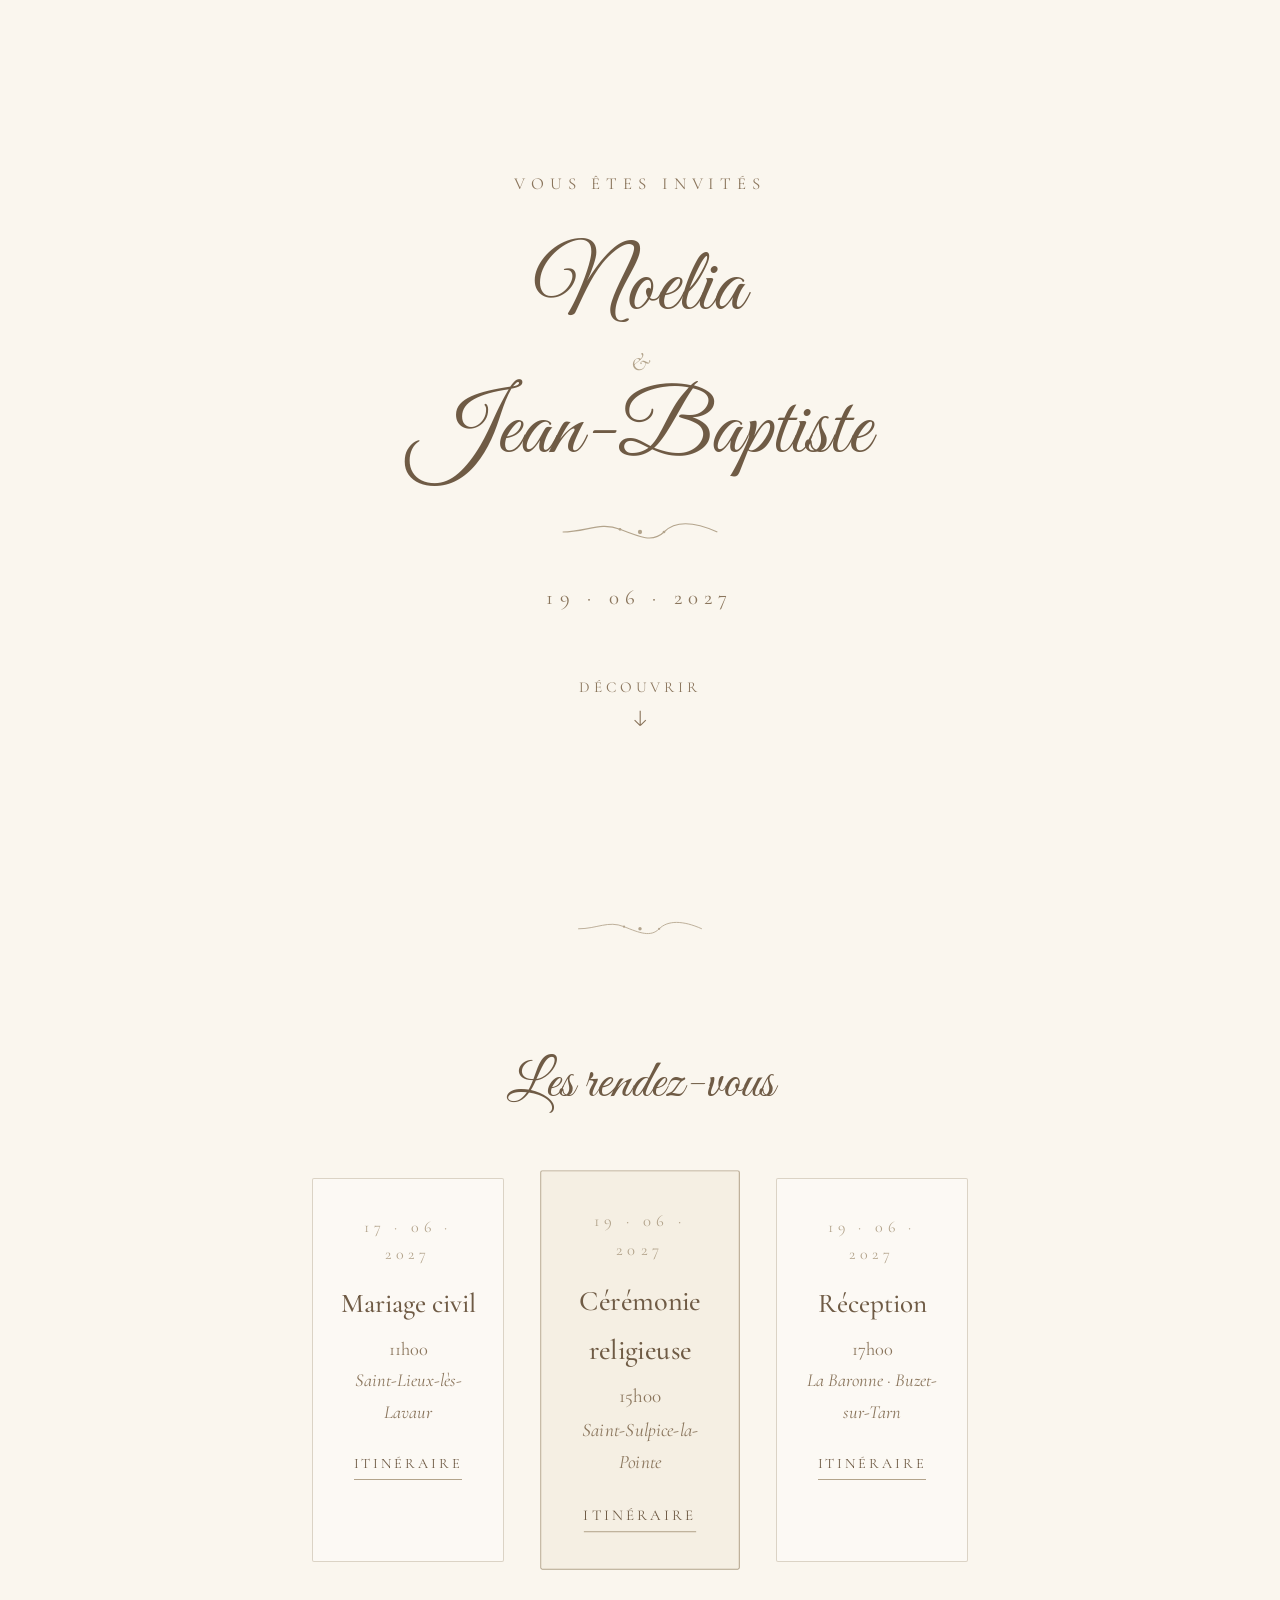
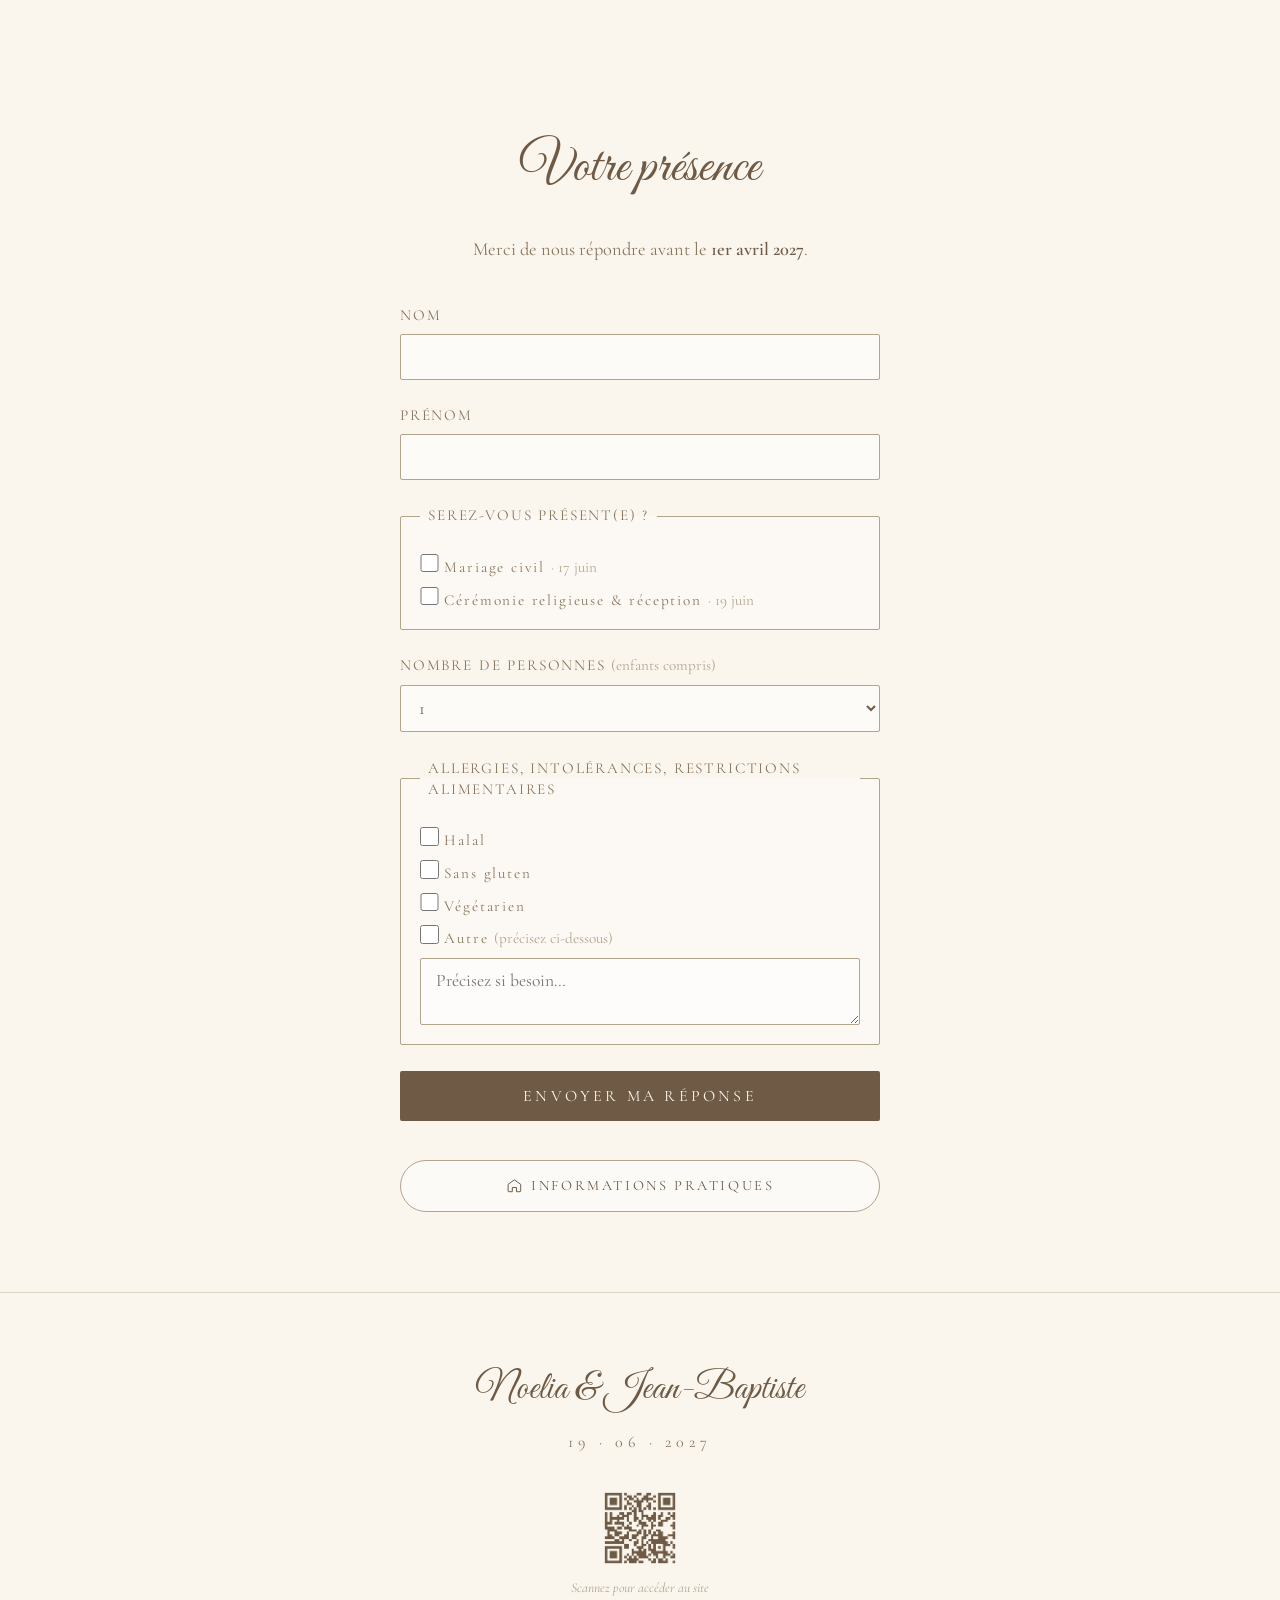
<file: index.html>
<!DOCTYPE html>
<html lang="fr">
<head>
  <meta charset="UTF-8">
  <meta name="viewport" content="width=device-width, initial-scale=1.0">
  <title>Noelia &amp; Jean-Baptiste — Mariage</title>
  <meta name="description" content="Vous êtes invités au mariage de Noelia & Jean-Baptiste — 19 juin 2027.">
  <link rel="preconnect" href="https://fonts.googleapis.com">
  <link rel="preconnect" href="https://fonts.gstatic.com" crossorigin>
  <link href="https://fonts.googleapis.com/css2?family=Cormorant+Garamond:ital,wght@0,400;0,500;0,600;1,400&family=Great+Vibes&display=swap" rel="stylesheet">
  <link rel="icon" type="image/svg+xml" href="favicon.svg">
  <link rel="stylesheet" href="styles.css">
</head>
<body>

  <!-- ══════════════ ACCUEIL ══════════════ -->
  <header class="hero" id="accueil">
    <div class="hero-inner">
      <p class="hero-kicker">Vous êtes invités</p>
      <h1 class="hero-title">
        <span class="script">Noelia</span>
        <span class="amp">&amp;</span>
        <span class="script">Jean-Baptiste</span>
      </h1>
      <div class="ornament" aria-hidden="true">
        <svg viewBox="0 0 120 24" fill="none" xmlns="http://www.w3.org/2000/svg">
          <path d="M2 12 C 20 12, 30 4, 45 10 S 70 20, 78 12 S 100 4, 118 12" stroke="currentColor" stroke-width="0.8"/>
          <circle cx="60" cy="12" r="1.6" fill="currentColor"/>
          <circle cx="45" cy="10" r="1" fill="currentColor"/>
          <circle cx="78" cy="12" r="1" fill="currentColor"/>
        </svg>
      </div>
      <p class="hero-date">19 · 06 · 2027</p>
      <a class="hero-scroll" href="#rendez-vous" aria-label="Découvrir la suite">
        <span>Découvrir</span>
        <svg viewBox="0 0 24 24" fill="none" stroke="currentColor" stroke-width="1.2">
          <path d="M12 4v16m0 0l-6-6m6 6l6-6"/>
        </svg>
      </a>
    </div>
  </header>

  <main>

    <!-- ══════════════ LES RENDEZ-VOUS ══════════════ -->
    <div class="section-ornament" aria-hidden="true">
      <svg viewBox="0 0 120 24" fill="none" xmlns="http://www.w3.org/2000/svg">
        <path d="M2 12 C 20 12, 30 4, 45 10 S 70 20, 78 12 S 100 4, 118 12" stroke="currentColor" stroke-width="0.8"/>
        <circle cx="60" cy="12" r="1.6" fill="currentColor"/>
        <circle cx="45" cy="10" r="1" fill="currentColor"/>
        <circle cx="78" cy="12" r="1" fill="currentColor"/>
      </svg>
    </div>

    <section class="section" id="rendez-vous">
      <h2 class="section-title script">Les rendez-vous</h2>

      <div class="events">
        <article class="event">
          <p class="event-date">17 · 06 · 2027</p>
          <h3 class="event-name">Mariage civil</h3>
          <p class="event-time">11h00</p>
          <p class="event-place">Saint-Lieux-lès-Lavaur</p>
          <a class="event-link" href="https://www.google.com/maps/search/?api=1&query=Mairie+Saint-Lieux-lès-Lavaur" target="_blank" rel="noopener">Itinéraire</a>
        </article>

        <article class="event event-main">
          <p class="event-date">19 · 06 · 2027</p>
          <h3 class="event-name">Cérémonie religieuse</h3>
          <p class="event-time">15h00</p>
          <p class="event-place">Saint-Sulpice-la-Pointe</p>
          <a class="event-link" href="https://www.google.com/maps/search/?api=1&query=Église+Saint-Sulpice-la-Pointe" target="_blank" rel="noopener">Itinéraire</a>
        </article>

        <article class="event">
          <p class="event-date">19 · 06 · 2027</p>
          <h3 class="event-name">Réception</h3>
          <p class="event-time">17h00</p>
          <p class="event-place">La Baronne · Buzet-sur-Tarn</p>
          <a class="event-link" href="https://www.google.com/maps/search/?api=1&query=La+Baronne+Buzet-sur-Tarn" target="_blank" rel="noopener">Itinéraire</a>
        </article>
      </div>
    </section>

    <!-- ══════════════ RSVP + REPAS ══════════════ -->
    <section class="section" id="rsvp">
      <h2 class="section-title script">Votre présence</h2>
      <p class="section-sub">Merci de nous répondre avant le <strong>1er avril 2027</strong>.</p>

      <!-- Formulaire intégré -->
      <form class="form" action="https://formspree.io/f/moevrden" method="POST">
        <div class="field">
          <label for="nom">Nom</label>
          <input type="text" id="nom" name="nom" autocomplete="family-name" required>
        </div>
        <div class="field">
          <label for="prenom">Prénom</label>
          <input type="text" id="prenom" name="prenom" autocomplete="given-name" required>
        </div>

        <fieldset class="field field-group">
          <legend>Serez-vous présent(e) ?</legend>
          <label class="check">
            <input type="checkbox" name="civil" value="Oui">
            <span>Mariage civil <em>· 17 juin</em></span>
          </label>
          <label class="check">
            <input type="checkbox" name="mariage" value="Oui">
            <span>Cérémonie religieuse &amp; réception <em>· 19 juin</em></span>
          </label>
        </fieldset>

        <div class="field">
          <label for="convives">Nombre de personnes <em>(enfants compris)</em></label>
          <select id="convives" name="convives" required>
            <option value="1">1</option>
            <option value="2">2</option>
            <option value="3">3</option>
            <option value="4">4</option>
            <option value="5">5</option>
            <option value="6+">6+</option>
          </select>
        </div>

        <!-- Champs dynamiques pour les personnes supplémentaires -->
        <div id="convives-supplementaires"></div>

        <fieldset class="field field-group">
          <legend>Allergies, intolérances, restrictions alimentaires</legend>
          <label class="check">
            <input type="checkbox" name="regime" value="Halal">
            <span>Halal</span>
          </label>
          <label class="check">
            <input type="checkbox" name="regime" value="Sans gluten">
            <span>Sans gluten</span>
          </label>
          <label class="check">
            <input type="checkbox" name="regime" value="Végétarien">
            <span>Végétarien</span>
          </label>
          <label class="check">
            <input type="checkbox" name="regime" value="Autre">
            <span>Autre <em>(précisez ci-dessous)</em></span>
          </label>
          <textarea class="field-textarea" name="regime_autre" rows="2" placeholder="Précisez si besoin…"></textarea>
        </fieldset>

        <button type="submit" class="btn">Envoyer ma réponse</button>
      </form>

      <a class="btn-ghost btn-ghost-form" href="informations-pratiques.html">
        <svg viewBox="0 0 24 24" fill="none" stroke="currentColor" stroke-width="1.4">
          <path d="M3 10.5L12 4l9 6.5V20a1 1 0 01-1 1h-5v-6H9v6H4a1 1 0 01-1-1v-9.5z"/>
        </svg>
        <span>Informations pratiques</span>
      </a>
    </section>

  </main>

  <!-- ══════════════ BOUTON FLOTTANT ══════════════ -->
  <a href="#rsvp" class="fab" id="fab" aria-label="Répondre au formulaire">
    <svg viewBox="0 0 24 24" fill="none" stroke="currentColor" stroke-width="1.5">
      <path d="M21 11.5a8.38 8.38 0 01-.9 3.8 8.5 8.5 0 01-7.6 4.7 8.38 8.38 0 01-3.8-.9L3 21l1.9-5.7a8.38 8.38 0 01-.9-3.8 8.5 8.5 0 014.7-7.6 8.38 8.38 0 013.8-.9h.5a8.48 8.48 0 018 8v.5z"/>
    </svg>
    <span>Répondre</span>
  </a>

  <!-- ══════════════ PIED DE PAGE ══════════════ -->
  <footer class="footer">
    <p class="footer-names script">Noelia &amp; Jean-Baptiste</p>
    <p class="footer-date">19 · 06 · 2027</p>
    <div class="footer-qr">
      <img src="qrcode.png" alt="QR code vers le site du mariage" width="80" height="80">
      <p>Scannez pour accéder au site</p>
    </div>
  </footer>

  <script src="script.js"></script>
</body>
</html>
</file>
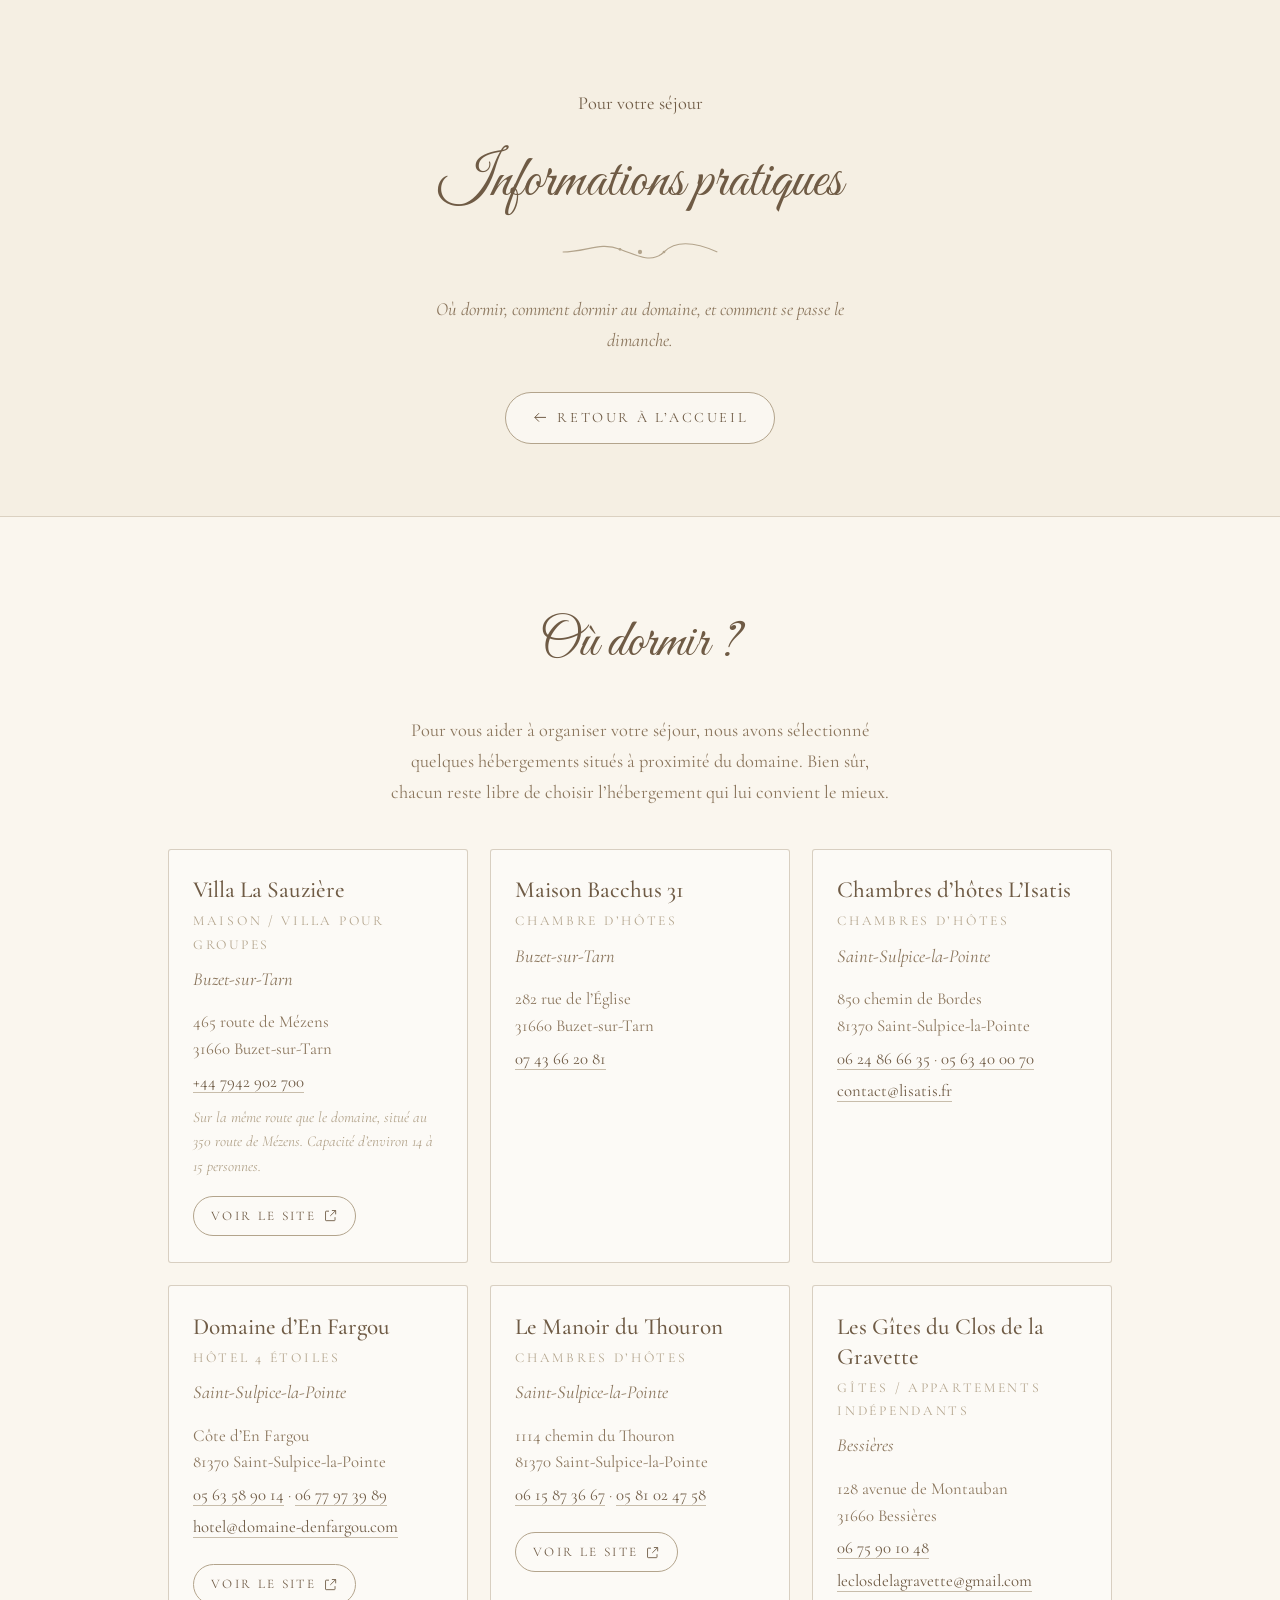
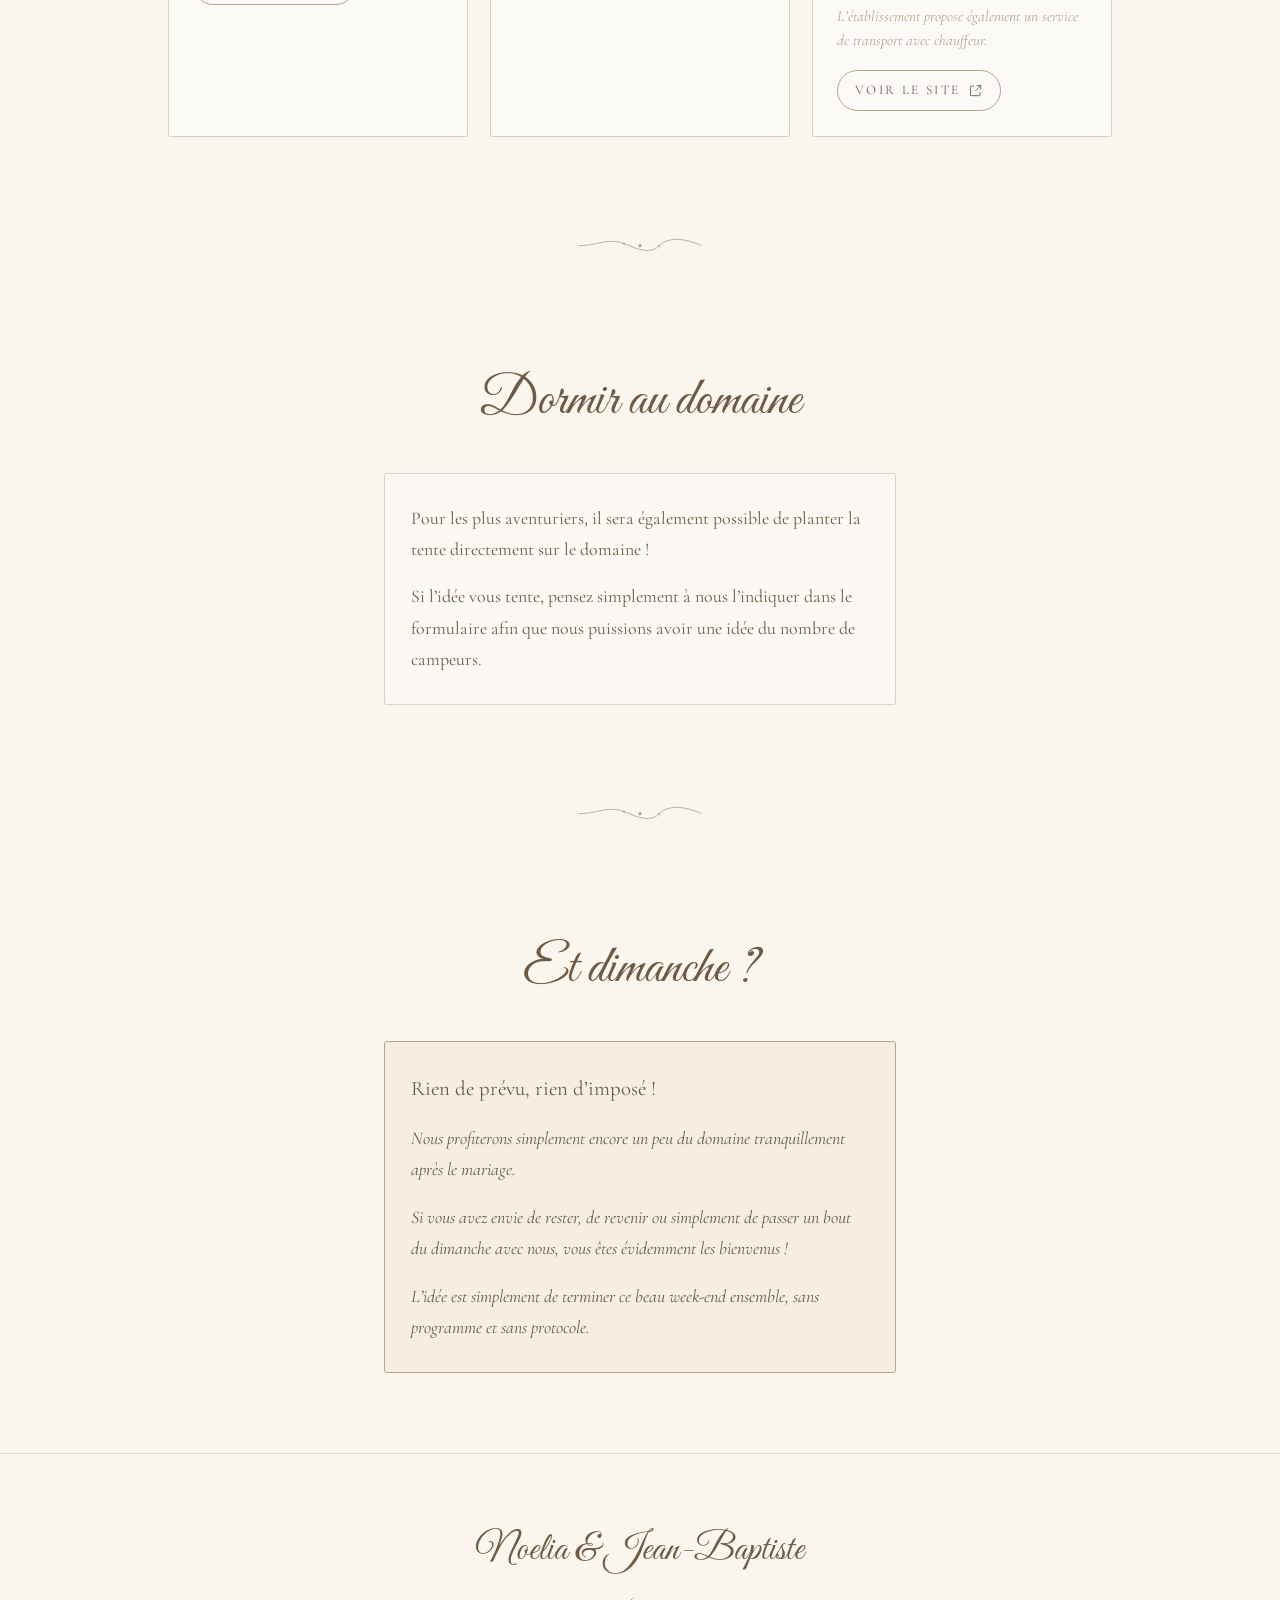
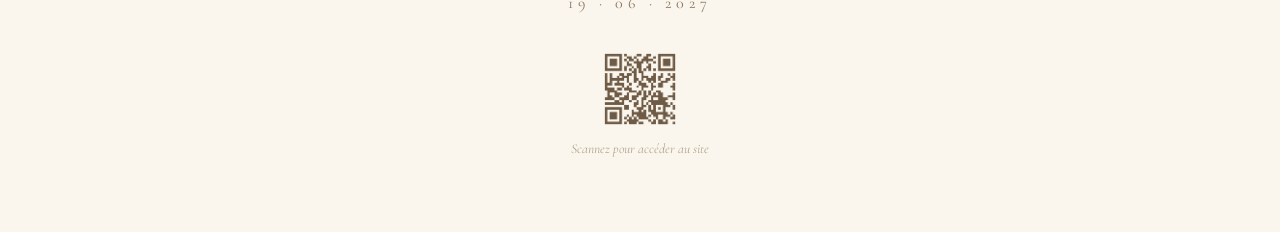
<file: informations-pratiques.html>
<!DOCTYPE html>
<html lang="fr">
<head>
  <meta charset="UTF-8">
  <meta name="viewport" content="width=device-width, initial-scale=1.0">
  <title>Informations pratiques — Noelia &amp; Jean-Baptiste</title>
  <meta name="description" content="Où dormir, dormir au domaine et dimanche : informations pratiques pour le mariage de Noelia &amp; Jean-Baptiste — 19 juin 2027.">
  <link rel="preconnect" href="https://fonts.googleapis.com">
  <link rel="preconnect" href="https://fonts.gstatic.com" crossorigin>
  <link href="https://fonts.googleapis.com/css2?family=Cormorant+Garamond:ital,wght@0,400;0,500;0,600;1,400&family=Great+Vibes&display=swap" rel="stylesheet">
  <link rel="icon" type="image/svg+xml" href="favicon.svg">
  <link rel="stylesheet" href="styles.css">
</head>
<body>

  <!-- ══════════════ EN-TÊTE ══════════════ -->
  <header class="page-head">
    <div class="page-head-inner">
      <p class="page-kicker">Pour votre séjour</p>
      <h1 class="page-title script">Informations pratiques</h1>
      <div class="ornament" aria-hidden="true">
        <svg viewBox="0 0 120 24" fill="none" xmlns="http://www.w3.org/2000/svg">
          <path d="M2 12 C 20 12, 30 4, 45 10 S 70 20, 78 12 S 100 4, 118 12" stroke="currentColor" stroke-width="0.8"/>
          <circle cx="60" cy="12" r="1.6" fill="currentColor"/>
          <circle cx="45" cy="10" r="1" fill="currentColor"/>
          <circle cx="78" cy="12" r="1" fill="currentColor"/>
        </svg>
      </div>
      <p class="page-sub">Où dormir, comment dormir au domaine, et comment se passe le dimanche.</p>
      <a class="btn-ghost" href="index.html">
        <svg viewBox="0 0 24 24" fill="none" stroke="currentColor" stroke-width="1.4">
          <path d="M20 12H4m0 0l6-6m-6 6l6 6"/>
        </svg>
        <span>Retour à l’accueil</span>
      </a>
    </div>
  </header>

  <main>

    <!-- ══════════════ OÙ DORMIR ? ══════════════ -->
    <section class="section section-wide" id="ou-dormir">
      <div class="section-head">
        <h2 class="section-title script">Où dormir ?</h2>
      </div>
      <p class="section-sub">
        Pour vous aider à organiser votre séjour, nous avons sélectionné quelques hébergements
        situés à proximité du domaine. Bien sûr, chacun reste libre de choisir l’hébergement
        qui lui convient le mieux.
      </p>

      <div class="stays">

        <article class="stay">
          <div class="stay-body">
            <h3 class="stay-name">Villa La Sauzière</h3>
            <p class="stay-kind">Maison / villa pour groupes</p>
            <p class="stay-town">Buzet-sur-Tarn</p>
            <p class="stay-line">465 route de Mézens<br>31660 Buzet-sur-Tarn</p>
            <p class="stay-line"><a href="tel:+447942902700">+44 7942 902 700</a></p>
            <p class="stay-note">Sur la même route que le domaine, situé au 350 route de Mézens. Capacité d’environ 14 à 15 personnes.</p>
          </div>
          <a class="stay-site" href="https://www.lasauziere.com/" target="_blank" rel="noopener">
            <span>Voir le site</span>
            <svg viewBox="0 0 24 24" fill="none" stroke="currentColor" stroke-width="1.4">
              <path d="M14 4h6v6"/><path d="M20 4l-8.5 8.5"/><path d="M19 14.5V19a1 1 0 01-1 1H5a1 1 0 01-1-1V6a1 1 0 011-1h4.5"/>
            </svg>
          </a>
        </article>

        <article class="stay">
          <div class="stay-body">
            <h3 class="stay-name">Maison Bacchus 31</h3>
            <p class="stay-kind">Chambre d’hôtes</p>
            <p class="stay-town">Buzet-sur-Tarn</p>
            <p class="stay-line">282 rue de l’Église<br>31660 Buzet-sur-Tarn</p>
            <p class="stay-line"><a href="tel:+33743662081">07 43 66 20 81</a></p>
          </div>
        </article>

        <article class="stay">
          <div class="stay-body">
            <h3 class="stay-name">Chambres d’hôtes L’Isatis</h3>
            <p class="stay-kind">Chambres d’hôtes</p>
            <p class="stay-town">Saint-Sulpice-la-Pointe</p>
            <p class="stay-line">850 chemin de Bordes<br>81370 Saint-Sulpice-la-Pointe</p>
            <p class="stay-line">
              <a href="tel:+33624866635">06 24 86 66 35</a> ·
              <a href="tel:+33563400070">05 63 40 00 70</a>
            </p>
            <p class="stay-line"><a href="mailto:contact@lisatis.fr">contact@lisatis.fr</a></p>
          </div>
        </article>

        <article class="stay">
          <div class="stay-body">
            <h3 class="stay-name">Domaine d’En Fargou</h3>
            <p class="stay-kind">Hôtel 4 étoiles</p>
            <p class="stay-town">Saint-Sulpice-la-Pointe</p>
            <p class="stay-line">Côte d’En Fargou<br>81370 Saint-Sulpice-la-Pointe</p>
            <p class="stay-line">
              <a href="tel:+33563589014">05 63 58 90 14</a> ·
              <a href="tel:+33677973989">06 77 97 39 89</a>
            </p>
            <p class="stay-line"><a href="mailto:hotel@domaine-denfargou.com">hotel@domaine-denfargou.com</a></p>
          </div>
          <a class="stay-site" href="https://www.domaine-denfargou.com/" target="_blank" rel="noopener">
            <span>Voir le site</span>
            <svg viewBox="0 0 24 24" fill="none" stroke="currentColor" stroke-width="1.4">
              <path d="M14 4h6v6"/><path d="M20 4l-8.5 8.5"/><path d="M19 14.5V19a1 1 0 01-1 1H5a1 1 0 01-1-1V6a1 1 0 011-1h4.5"/>
            </svg>
          </a>
        </article>

        <article class="stay">
          <div class="stay-body">
            <h3 class="stay-name">Le Manoir du Thouron</h3>
            <p class="stay-kind">Chambres d’hôtes</p>
            <p class="stay-town">Saint-Sulpice-la-Pointe</p>
            <p class="stay-line">1114 chemin du Thouron<br>81370 Saint-Sulpice-la-Pointe</p>
            <p class="stay-line">
              <a href="tel:+33615873667">06 15 87 36 67</a> ·
              <a href="tel:+33581024758">05 81 02 47 58</a>
            </p>
          </div>
          <a class="stay-site" href="https://www.lemanoirduthouron.com/" target="_blank" rel="noopener">
            <span>Voir le site</span>
            <svg viewBox="0 0 24 24" fill="none" stroke="currentColor" stroke-width="1.4">
              <path d="M14 4h6v6"/><path d="M20 4l-8.5 8.5"/><path d="M19 14.5V19a1 1 0 01-1 1H5a1 1 0 01-1-1V6a1 1 0 011-1h4.5"/>
            </svg>
          </a>
        </article>

        <article class="stay">
          <div class="stay-body">
            <h3 class="stay-name">Les Gîtes du Clos de la Gravette</h3>
            <p class="stay-kind">Gîtes / appartements indépendants</p>
            <p class="stay-town">Bessières</p>
            <p class="stay-line">128 avenue de Montauban<br>31660 Bessières</p>
            <p class="stay-line"><a href="tel:+33675901048">06 75 90 10 48</a></p>
            <p class="stay-line"><a href="mailto:leclosdelagravette@gmail.com">leclosdelagravette@gmail.com</a></p>
            <p class="stay-note">L’établissement propose également un service de transport avec chauffeur.</p>
          </div>
          <a class="stay-site" href="https://www.leclosdelagravette.com/" target="_blank" rel="noopener">
            <span>Voir le site</span>
            <svg viewBox="0 0 24 24" fill="none" stroke="currentColor" stroke-width="1.4">
              <path d="M14 4h6v6"/><path d="M20 4l-8.5 8.5"/><path d="M19 14.5V19a1 1 0 01-1 1H5a1 1 0 01-1-1V6a1 1 0 011-1h4.5"/>
            </svg>
          </a>
        </article>

      </div>
    </section>

    <!-- ══════════════ DORMIR AU DOMAINE ══════════════ -->
    <div class="section-ornament" aria-hidden="true">
      <svg viewBox="0 0 120 24" fill="none" xmlns="http://www.w3.org/2000/svg">
        <path d="M2 12 C 20 12, 30 4, 45 10 S 70 20, 78 12 S 100 4, 118 12" stroke="currentColor" stroke-width="0.8"/>
        <circle cx="60" cy="12" r="1.6" fill="currentColor"/>
        <circle cx="45" cy="10" r="1" fill="currentColor"/>
        <circle cx="78" cy="12" r="1" fill="currentColor"/>
      </svg>
    </div>

    <section class="section" id="camping">
      <div class="section-head">
        <h2 class="section-title script">Dormir au domaine</h2>
      </div>

      <div class="note-block">
        <p>
          Pour les plus aventuriers, il sera également possible de planter la tente
          directement sur le domaine !
        </p>

        <p>
          Si l’idée vous tente, pensez simplement à nous l’indiquer dans le formulaire
          afin que nous puissions avoir une idée du nombre de campeurs.
        </p>
      </div>
    </section>

    <!-- ══════════════ ET DIMANCHE ? ══════════════ -->
    <div class="section-ornament" aria-hidden="true">
      <svg viewBox="0 0 120 24" fill="none" xmlns="http://www.w3.org/2000/svg">
        <path d="M2 12 C 20 12, 30 4, 45 10 S 70 20, 78 12 S 100 4, 118 12" stroke="currentColor" stroke-width="0.8"/>
        <circle cx="60" cy="12" r="1.6" fill="currentColor"/>
        <circle cx="45" cy="10" r="1" fill="currentColor"/>
        <circle cx="78" cy="12" r="1" fill="currentColor"/>
      </svg>
    </div>

    <section class="section" id="dimanche">
      <div class="section-head">
        <h2 class="section-title script">Et dimanche ?</h2>
      </div>

      <div class="note-block note-block-accent">
        <p>Rien de prévu, rien d’imposé !</p>
        <p>Nous profiterons simplement encore un peu du domaine tranquillement après le mariage.</p>
        <p>
          Si vous avez envie de rester, de revenir ou simplement de passer un bout du
          dimanche avec nous, vous êtes évidemment les bienvenus !
        </p>
        <p>
          L’idée est simplement de terminer ce beau week-end ensemble, sans programme
          et sans protocole.
        </p>
      </div>
    </section>

  </main>

  <!-- ══════════════ BOUTON FLOTTANT ══════════════ -->
  <a href="index.html#rsvp" class="fab visible" id="fab" aria-label="Répondre au formulaire">
    <svg viewBox="0 0 24 24" fill="none" stroke="currentColor" stroke-width="1.5">
      <path d="M21 11.5a8.38 8.38 0 01-.9 3.8 8.5 8.5 0 01-7.6 4.7 8.38 8.38 0 01-3.8-.9L3 21l1.9-5.7a8.38 8.38 0 01-.9-3.8 8.5 8.5 0 014.7-7.6 8.38 8.38 0 013.8-.9h.5a8.48 8.48 0 018 8v.5z"/>
    </svg>
    <span>Répondre</span>
  </a>

  <!-- ══════════════ PIED DE PAGE ══════════════ -->
  <footer class="footer">
    <p class="footer-names script">Noelia &amp; Jean-Baptiste</p>
    <p class="footer-date">19 · 06 · 2027</p>
    <div class="footer-qr">
      <img src="qrcode.png" alt="QR code vers le site du mariage" width="80" height="80">
      <p>Scannez pour accéder au site</p>
    </div>
  </footer>

  <script src="script.js"></script>
</body>
</html>
</file>
<file: styles.css>
/* ─────────────────────────────────────────────
   Noelia & Jean-Baptiste — styles
   Ivoire · brun doux · serif & manuscrit
   ───────────────────────────────────────────── */

:root {
  --ivoire: #faf6ee;
  --ivoire-fond: #f5efe3;
  --brun: #6f5b45;
  --brun-doux: #8a755c;
  --brun-clair: #b3a48c;
  --serif: "Cormorant Garamond", Georgia, serif;
  --script: "Great Vibes", cursive;
}

* { margin: 0; padding: 0; box-sizing: border-box; }

html { scroll-behavior: smooth; }

body {
  background: var(--ivoire);
  color: var(--brun);
  font-family: var(--serif);
  font-size: 1.15rem;
  line-height: 1.7;
  -webkit-font-smoothing: antialiased;
}

/* ═══════════ ACCUEIL ═══════════ */

.hero {
  min-height: 100svh;
  display: flex;
  align-items: center;
  justify-content: center;
  text-align: center;
  padding: 2rem 1.5rem;
}

.hero-inner { max-width: 40rem; }

.hero-kicker {
  font-size: 1.05rem;
  letter-spacing: 0.35em;
  text-transform: uppercase;
  color: var(--brun-doux);
  margin-bottom: 2.5rem;
  opacity: 0;
  animation: fadeInDown 1s ease-out 0.3s forwards;
}

.hero-title {
  font-weight: 400;
  line-height: 1.15;
  margin-bottom: 2rem;
}

.hero-title .script {
  display: block;
  font-family: var(--script);
  font-size: clamp(3.2rem, 11vw, 5.5rem);
  color: var(--brun);
  opacity: 0;
  animation: fadeInUp 1.2s ease-out 0.8s forwards;
}

.hero-title .amp {
  display: block;
  font-size: 1.6rem;
  font-style: italic;
  color: var(--brun-clair);
  margin: 0.4rem 0;
  opacity: 0;
  animation: fadeIn 1s ease-out 1.6s forwards;
}

.ornament {
  color: var(--brun-clair);
  width: 10rem;
  margin: 0 auto 2rem;
  opacity: 0;
  animation: fadeIn 1s ease-out 2s forwards;
}

.ornament svg { width: 100%; height: auto; display: block; }

.hero-date {
  font-size: 1.3rem;
  letter-spacing: 0.3em;
  color: var(--brun-doux);
  margin-bottom: 3.5rem;
  opacity: 0;
  animation: fadeIn 1s ease-out 2.4s forwards;
}

.hero-scroll {
  display: inline-flex;
  flex-direction: column;
  align-items: center;
  gap: 0.4rem;
  color: var(--brun-doux);
  text-decoration: none;
  font-size: 0.95rem;
  letter-spacing: 0.25em;
  text-transform: uppercase;
  transition: color 0.3s;
  opacity: 0;
  animation: fadeIn 1s ease-out 3s forwards;
}

.hero-scroll svg {
  width: 1.4rem;
  height: 1.4rem;
  animation: flotter 2.2s ease-in-out infinite;
}

.hero-scroll:hover { color: var(--brun); }

@keyframes fadeIn {
  from { opacity: 0; }
  to { opacity: 1; }
}

@keyframes fadeInUp {
  from { opacity: 0; transform: translateY(20px); }
  to { opacity: 1; transform: translateY(0); }
}

@keyframes fadeInDown {
  from { opacity: 0; transform: translateY(-15px); }
  to { opacity: 1; transform: translateY(0); }
}

@keyframes flotter {
  0%, 100% { transform: translateY(0); }
  50% { transform: translateY(6px); }
}

/* ═══════════ SECTIONS ═══════════ */

.section {
  max-width: 44rem;
  margin: 0 auto;
  padding: 5rem 1.5rem;
  text-align: center;
}

.section-title {
  font-family: var(--script);
  font-weight: 400;
  font-size: clamp(2.4rem, 7vw, 3.4rem);
  color: var(--brun);
  margin-bottom: 1.2rem;
}

.section-sub {
  color: var(--brun-doux);
  max-width: 32rem;
  margin: 0 auto 2.5rem;
}

.section-sub strong { color: var(--brun); font-weight: 600; }

/* ═══════════ ÉVÉNEMENTS ═══════════ */

.events {
  display: grid;
  gap: 2.5rem;
  margin-top: 3rem;
}

.event {
  padding: 2.2rem 1.5rem;
  border: 1px solid rgba(179, 164, 140, 0.45);
  border-radius: 2px;
  background: rgba(255, 255, 255, 0.35);
}

.event-main {
  background: var(--ivoire-fond);
  border-color: var(--brun-clair);
}

.event-date {
  font-size: 1rem;
  letter-spacing: 0.3em;
  color: var(--brun-clair);
  margin-bottom: 0.8rem;
}

.event-name {
  font-size: 1.7rem;
  font-weight: 500;
  margin-bottom: 0.4rem;
}

.event-time {
  font-size: 1.15rem;
  color: var(--brun-doux);
}

.event-place {
  font-style: italic;
  color: var(--brun-doux);
  margin-bottom: 1.2rem;
}

.event-link {
  display: inline-block;
  font-size: 0.9rem;
  letter-spacing: 0.2em;
  text-transform: uppercase;
  color: var(--brun);
  text-decoration: none;
  border-bottom: 1px solid var(--brun-clair);
  padding-bottom: 2px;
  transition: color 0.3s, border-color 0.3s;
}

.event-link:hover {
  color: var(--brun-doux);
  border-color: var(--brun-doux);
}

/* ═══════════ FORMULAIRE ═══════════ */

.form {
  max-width: 30rem;
  margin: 0 auto;
  text-align: left;
}

.field { margin-bottom: 1.6rem; }

.field label,
.field legend {
  display: block;
  font-size: 0.95rem;
  letter-spacing: 0.12em;
  text-transform: uppercase;
  color: var(--brun-doux);
  margin-bottom: 0.5rem;
  padding: 0;
  line-height: 1.4;
  white-space: normal;
  overflow-wrap: break-word;
}

.field label em,
.field legend em {
  font-style: normal;
  text-transform: none;
  letter-spacing: 0;
  color: var(--brun-clair);
}

.field input[type="text"],
.field select,
.field textarea {
  width: 100%;
  font-family: var(--serif);
  font-size: 1.1rem;
  color: var(--brun);
  background: rgba(255, 255, 255, 0.55);
  border: 1px solid var(--brun-clair);
  border-radius: 2px;
  padding: 0.7rem 0.9rem;
  transition: border-color 0.3s, box-shadow 0.3s;
}

.field input[type="text"]:focus,
.field select:focus,
.field textarea:focus {
  outline: none;
  border-color: var(--brun);
  box-shadow: 0 0 0 3px rgba(111, 91, 69, 0.12);
}

.field textarea { resize: vertical; }

.field-group {
  border: 1px solid var(--brun-clair);
  border-radius: 2px;
  padding: 1.2rem 1.2rem 0.6rem;
  background: rgba(255, 255, 255, 0.35);
}

.field-group legend {
  padding: 0 0.5rem;
  text-align: left;
  max-width: 100%;
  white-space: normal;
  word-wrap: break-word;
}

.check {
  display: flex;
  align-items: center;
  gap: 0.7rem;
  font-size: 1.1rem;
  text-transform: none !important;
  letter-spacing: 0;
  color: var(--brun);
  margin-bottom: 0.8rem;
  cursor: pointer;
  font-variant: normal;
}

.check input {
  width: 1.15rem;
  height: 1.15rem;
  accent-color: var(--brun);
  cursor: pointer;
}

.check em { color: var(--brun-clair); font-style: normal; }

.convive-dynamique {
  margin-bottom: 1.6rem;
  animation: fadeIn 0.4s ease-out;
}

.convive-dynamique .field {
  margin-bottom: 1rem;
}

.convive-dynamique .field:last-child {
  margin-bottom: 0.6rem;
}

.btn {
  display: block;
  width: 100%;
  font-family: var(--serif);
  font-size: 1rem;
  letter-spacing: 0.2em;
  text-transform: uppercase;
  color: var(--ivoire);
  background: var(--brun);
  border: none;
  border-radius: 2px;
  padding: 0.95rem 1.5rem;
  cursor: pointer;
  transition: background 0.3s, transform 0.15s;
}

.btn:hover { background: var(--brun-doux); }
.btn:active { transform: scale(0.99); }

/* ═══════════ SÉPARATEUR FLORAL ═══════════ */

.section-ornament {
  color: var(--brun-clair);
  width: 8rem;
  margin: 0 auto;
  padding: 1rem 0;
  opacity: 0;
  animation: fadeIn 1s ease-out forwards;
}

.section-ornament svg { width: 100%; height: auto; display: block; }

/* ═══════════ BOUTON FLOTTANT ═══════════ */

.fab {
  position: fixed;
  bottom: 1.5rem;
  right: 1.5rem;
  z-index: 100;
  display: inline-flex;
  align-items: center;
  gap: 0.5rem;
  background: var(--brun);
  color: var(--ivoire);
  text-decoration: none;
  font-family: var(--serif);
  font-size: 0.95rem;
  letter-spacing: 0.15em;
  text-transform: uppercase;
  padding: 0.85rem 1.4rem;
  border-radius: 50px;
  box-shadow: 0 4px 15px rgba(111, 91, 69, 0.35);
  opacity: 0;
  transform: translateY(20px);
  pointer-events: none;
  transition: opacity 0.4s, transform 0.4s, background 0.3s;
}

.fab.visible {
  opacity: 1;
  transform: translateY(0);
  pointer-events: auto;
}

.fab:hover { background: var(--brun-doux); }

.fab svg {
  width: 1.2rem;
  height: 1.2rem;
}

/* ═══════════ PIED DE PAGE ═══════════ */

.footer {
  text-align: center;
  padding: 4rem 1.5rem 4.5rem;
  border-top: 1px solid rgba(179, 164, 140, 0.4);
}

.footer-names {
  font-family: var(--script);
  font-size: 2.4rem;
  color: var(--brun);
  margin-bottom: 0.4rem;
}

.footer-date {
  font-size: 1rem;
  letter-spacing: 0.3em;
  color: var(--brun-doux);
}

.footer-qr {
  margin-top: 2rem;
  display: flex;
  flex-direction: column;
  align-items: center;
  gap: 0.5rem;
}

.footer-qr img {
  width: 5rem;
  height: 5rem;
  border-radius: 4px;
}

.footer-qr p {
  font-size: 0.85rem;
  font-style: italic;
  color: var(--brun-clair);
}

/* ═══════════ PAGE INFORMATIONS PRATIQUES ═══════════ */

.page-head {
  text-align: center;
  padding: 4.5rem 1.5rem 3.5rem;
  background: var(--ivoire-fond);
  border-bottom: 1px solid rgba(179, 164, 140, 0.4);
}

.page-head-inner {
  max-width: 34rem;
  margin: 0 auto;
}

.page-head .hero-kicker,
.page-head .page-kicker {
  margin-bottom: 1.8rem;
  opacity: 1;
  animation: none;
}

.page-head .ornament {
  margin-bottom: 1.6rem;
  opacity: 1;
  animation: none;
}

.page-title {
  font-family: var(--script);
  font-weight: 400;
  font-size: clamp(2.4rem, 8vw, 3.6rem);
  line-height: 1.2;
  color: var(--brun);
  margin-bottom: 1.2rem;
  opacity: 0;
  animation: fadeInUp 1s ease-out 0.2s forwards;
}

.page-sub {
  color: var(--brun-doux);
  font-style: italic;
  max-width: 28rem;
  margin: 0 auto 2.2rem;
}

.section-head { margin-bottom: 1.6rem; }

.section-head .section-title {
  margin-bottom: 0;
  opacity: 0;
  animation: fadeInUp 1s ease-out 0.15s forwards;
}

/* Bouton discret réutilisable */

.btn-ghost {
  display: inline-flex;
  align-items: center;
  justify-content: center;
  gap: 0.55rem;
  font-family: var(--serif);
  font-size: 0.9rem;
  letter-spacing: 0.18em;
  text-transform: uppercase;
  color: var(--brun);
  text-decoration: none;
  background: rgba(255, 255, 255, 0.5);
  border: 1px solid var(--brun-clair);
  border-radius: 40px;
  padding: 0.8rem 1.6rem;
  transition: background 0.3s, border-color 0.3s, color 0.3s;
}

.btn-ghost svg {
  width: 1.05rem;
  height: 1.05rem;
  flex: none;
}

.btn-ghost:hover {
  background: var(--ivoire);
  border-color: var(--brun-doux);
  color: var(--brun-doux);
}

.btn-ghost-form {
  display: flex;
  width: 100%;
  max-width: 30rem;
  margin: 2.4rem auto 0;
}

/* Section élargie (grille d'hébergements) */

.section-wide { max-width: 62rem; }

/* Cartes d'hébergement */

.stays {
  display: grid;
  gap: 1.4rem;
  margin-top: 2.5rem;
  text-align: left;
}

.stay {
  display: flex;
  flex-direction: column;
  gap: 1.1rem;
  background: rgba(255, 255, 255, 0.45);
  border: 1px solid rgba(179, 164, 140, 0.5);
  border-radius: 3px;
  padding: 1.6rem 1.5rem;
  transition: border-color 0.3s, transform 0.25s;
}

.stay:hover {
  border-color: var(--brun-clair);
  transform: translateY(-2px);
}

.stay-name {
  font-size: 1.45rem;
  font-weight: 500;
  line-height: 1.3;
  margin-bottom: 0.25rem;
}

.stay-kind {
  font-size: 0.85rem;
  letter-spacing: 0.2em;
  text-transform: uppercase;
  color: var(--brun-clair);
  margin-bottom: 0.5rem;
}

.stay-town {
  font-style: italic;
  color: var(--brun-doux);
  margin-bottom: 0.9rem;
}

.stay-line {
  font-size: 1.05rem;
  color: var(--brun-doux);
  line-height: 1.6;
  margin-bottom: 0.35rem;
}

.stay-line a {
  color: var(--brun);
  text-decoration: none;
  border-bottom: 1px solid rgba(179, 164, 140, 0.7);
  transition: color 0.3s, border-color 0.3s;
}

.stay-line a:hover {
  color: var(--brun-doux);
  border-color: var(--brun-doux);
}

.stay-note {
  font-size: 0.95rem;
  font-style: italic;
  color: var(--brun-clair);
  margin-top: 0.6rem;
  line-height: 1.6;
}

.stay-site {
  align-self: flex-start;
  display: inline-flex;
  align-items: center;
  gap: 0.45rem;
  font-size: 0.82rem;
  letter-spacing: 0.18em;
  text-transform: uppercase;
  color: var(--brun);
  text-decoration: none;
  border: 1px solid var(--brun-clair);
  border-radius: 40px;
  padding: 0.5rem 1.05rem;
  transition: background 0.3s, border-color 0.3s, color 0.3s;
}

.stay-site svg {
  width: 0.95rem;
  height: 0.95rem;
}

.stay-site:hover {
  background: var(--brun);
  border-color: var(--brun);
  color: var(--ivoire);
}

/* Blocs de texte (camping / dimanche) */

.note-block {
  max-width: 32rem;
  margin: 0 auto;
  text-align: left;
  background: rgba(255, 255, 255, 0.35);
  border: 1px solid rgba(179, 164, 140, 0.45);
  border-radius: 3px;
  padding: 1.8rem 1.6rem;
  font-size: 1.12rem;
  line-height: 1.75;
}

.note-block p + p { margin-top: 1rem; }

.note-block-accent {
  background: var(--ivoire-fond);
  border-color: var(--brun-clair);
  font-style: italic;
}

.note-block-accent p:first-child {
  font-style: normal;
  font-size: 1.3rem;
  color: var(--brun);
}

/* ═══════════ RESPONSIVE ═══════════ */

@media (min-width: 46rem) {
  .events { grid-template-columns: repeat(3, 1fr); }
  .event-main { transform: scale(1.04); }
  .stays { grid-template-columns: repeat(2, 1fr); }
  .stay:hover { transform: translateY(-2px); }
  .page-head { padding: 5.5rem 1.5rem 4.5rem; }
}

@media (min-width: 64rem) {
  .stays { grid-template-columns: repeat(3, 1fr); }
}

@media (max-width: 26rem) {
  .stay { padding: 1.3rem 1.15rem; }
  .note-block { padding: 1.4rem 1.2rem; }
}

@media (prefers-reduced-motion: reduce) {
  html { scroll-behavior: auto; }
  .hero-scroll svg { animation: none; }
  .page-title,
  .section-head .section-title { animation: none; opacity: 1; }
}
</file>
